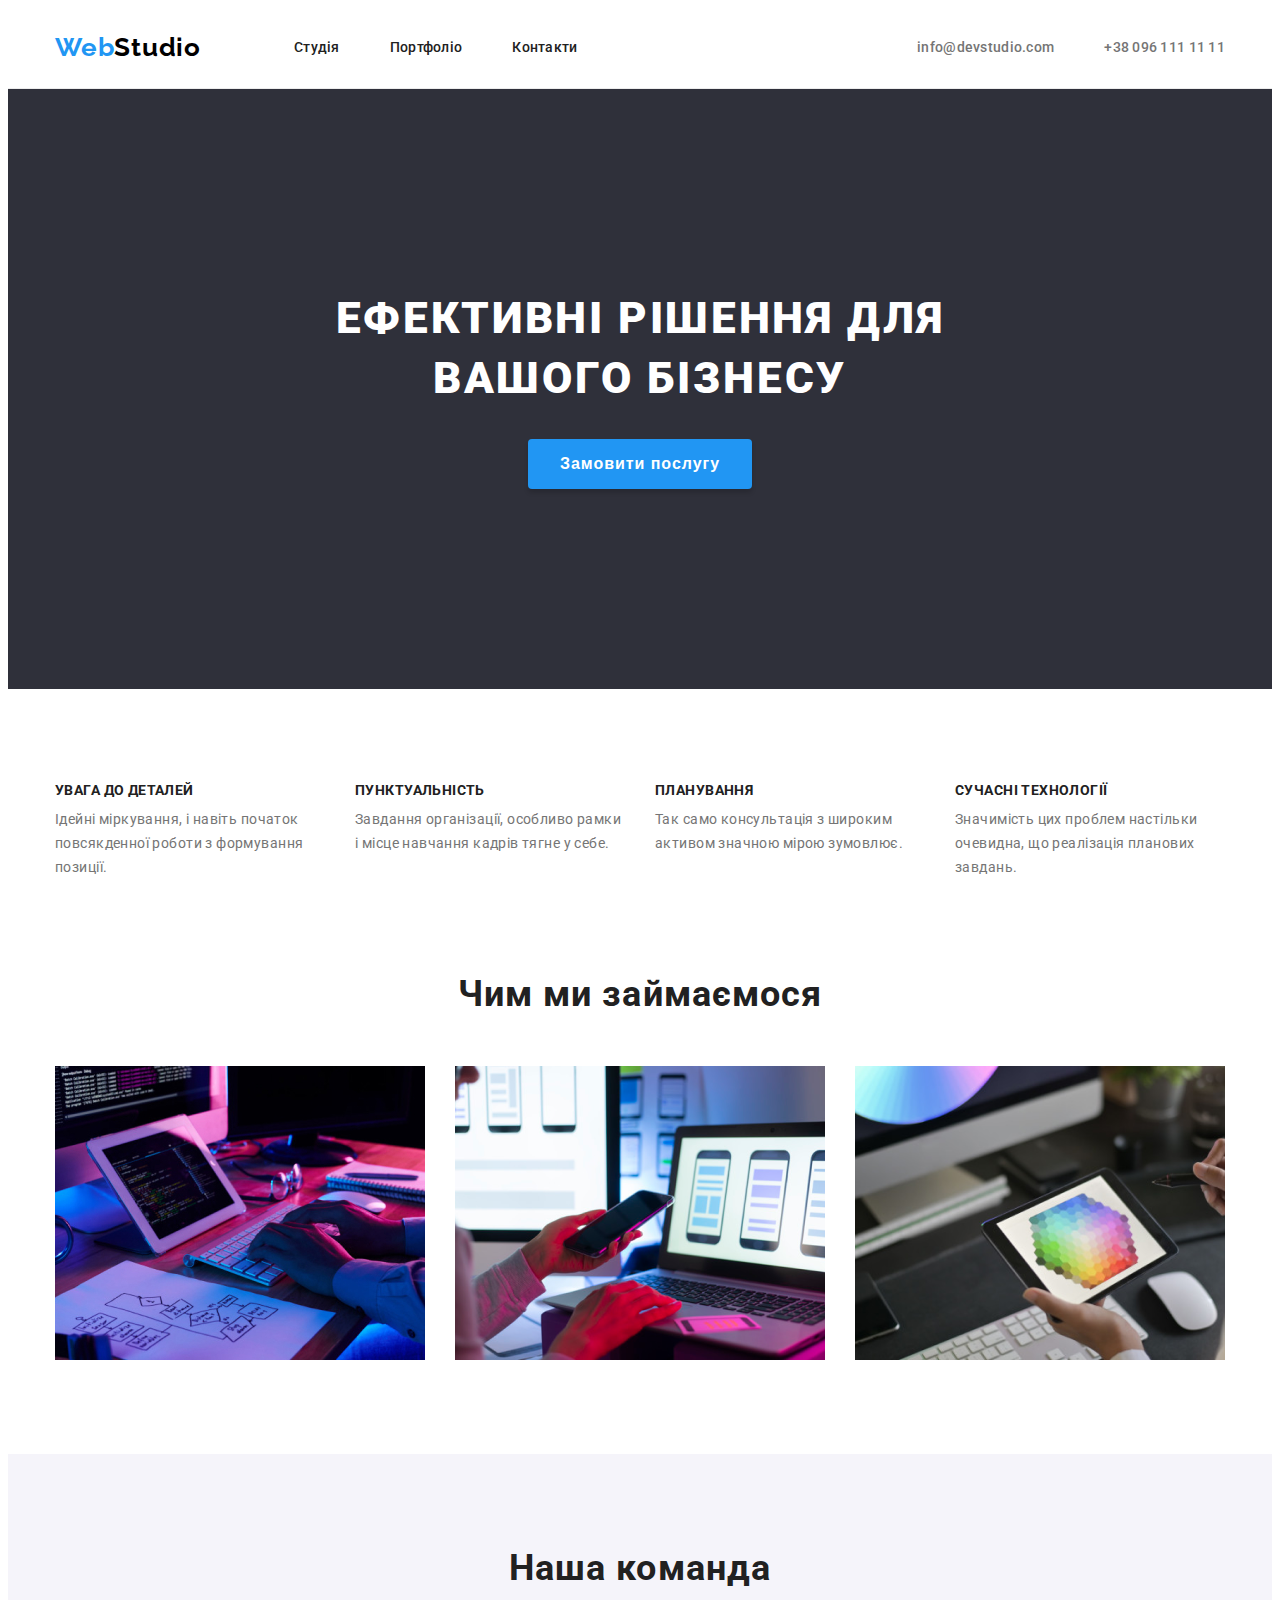
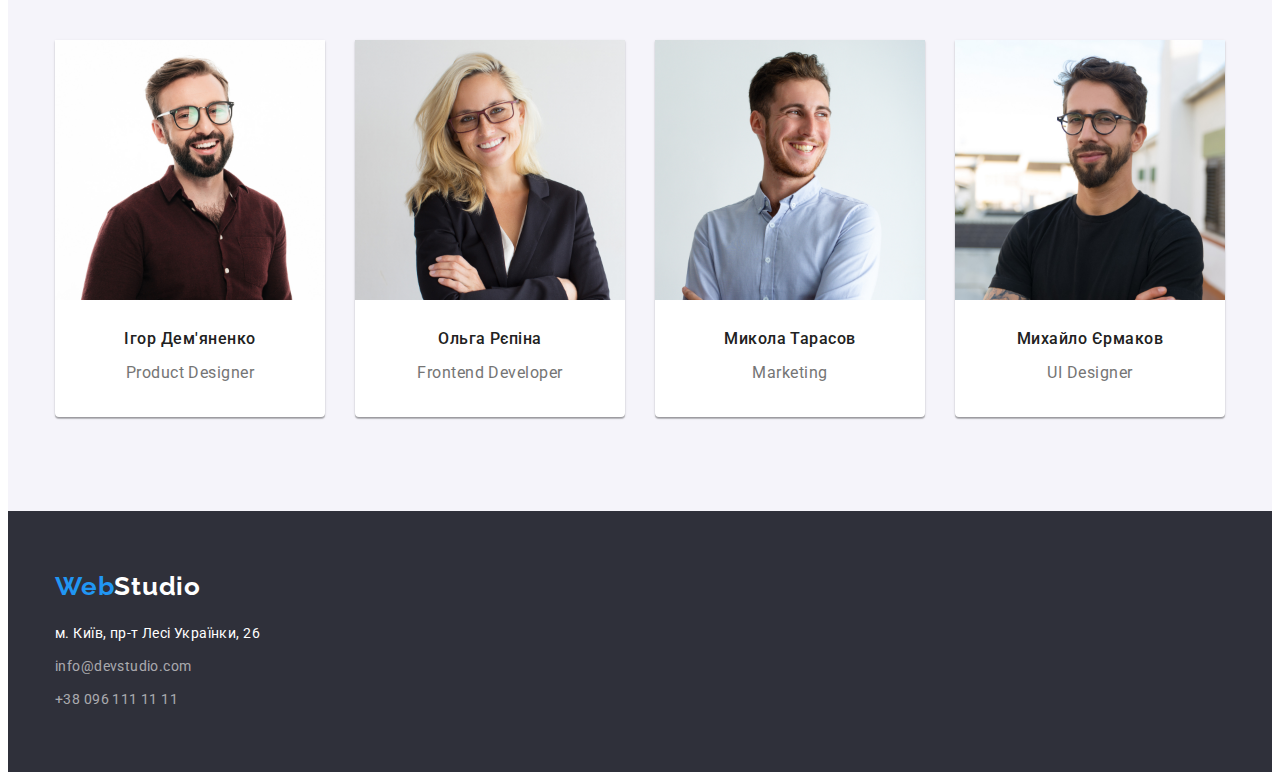
<file: index.html>
<!DOCTYPE html>
<html lang="en">
  <head>
    <meta charset="UTF-8" />
    <meta http-equiv="X-UA-Compatible" content="IE=edge" />
    <meta name="viewport" content="width=device-width, initial-scale=1.0" />
    <title>Студія</title>
    <link rel="preconnect" href="https://fonts.googleapis.com" />
    <link rel="preconnect" href="https://fonts.gstatic.com" crossorigin />
    <link href="https://fonts.googleapis.com/css2?family=Raleway:wght@700&family=Roboto:wght@400;500;700;900&display=swap" rel="stylesheet"/>
    <!-- Normalize -->
    <link rel="stylesheet" href="https://cdnjs.cloudflare.com/ajax/libs/modern-normalize/1.1.0/modern-normalize.min.css" integrity="sha512-wpPYUAdjBVSE4KJnH1VR1HeZfpl1ub8YT/NKx4PuQ5NmX2tKuGu6U/JRp5y+Y8XG2tV+wKQpNHVUX03MfMFn9Q==" crossorigin="anonymous" referrerpolicy="no-referrer"/>
    <!-- Styles  -->
    <link rel="stylesheet" href="./css/styles.css" />
  </head>
  <body>
    <!--Шапка сторінки   -->
    <header class="header">
      <div class="container header-container">
        <nav class="header-nav">
          <a class="logo-type link" href="./index.html"><span class="logo-type-one">Web</span>Studio</a>
          <ul class="header-nav-list list">
            <li class="header-nav-item link">
              <a class="header-link link " href="./index.html"> Студія</a>
            </li>
            <li class="header-nav-item link">
              <a class="header-link link" href="./portfolio.html"> Портфоліо</a>
            </li>
            <li class="header-nav-item link"><a class="header-link link" href="#"> Контакти</a></li>
          </ul>
        </nav>
        <div class="header-contact">
          <ul class="header-nav-after-list list">
            <li class="header-mail-item link">
              <a class="header-mail-link link" href="mailto:info@devstudio.com">info@devstudio.com</a>
            </li>
            <li class="header-tel-item link">
              <a class="header-mail-link link" href="tel:+380961111111"> +38 096 111 11 11</a>
            </li>
          </ul>
        </div>
      </div>
    </header>

    
    <main>
      <!-- Головний банер-->
      <section class="hero section">
        <div class="container">
          <h1 class="hero-title">Ефективні рішення для вашого бізнесу</h1>
          <button type="button" class="hero-button">Замовити послугу</button>
        </div>
      </section>
      <!-- Наші переваги-->
      <section class="feature section">
        <div class="container">
          <ul class="feature-list list">
            <li class="feature-item">
              <h3 class="feature-item-title">Увага до деталей</h3>
              <p class="featute-text">
                Ідейні міркування, і навіть початок повсякденної роботи з формування позиції.
              </p>
            </li>
            <li class="feature-item">
              <h3 class="feature-item-title">Пунктуальність</h3>
              <p class="featute-text">
                Завдання організації, особливо рамки і місце навчання кадрів тягне у себе.
              </p>
            </li>

            <li class="feature-item">
              <h3 class="feature-item-title">Планування</h3>
              <p class="featute-text">
                Так само консультація з широким активом значною мірою зумовлює.
              </p>
            </li>
            <li class="feature-item">
              <h3 class="feature-item-title">Сучасні технології</h3>
              <p class="featute-text">
                Значимість цих проблем настільки очевидна, що реалізація планових завдань.
              </p>
            </li>
          </ul>
        </div>
      </section>
      <!-- Чим ми займаємося-->
      <section class="work section">
        <div class="container">
          <h2 class="section-title">Чим ми займаємося</h2>
          <ul class="work-list">
            <li class="work-item list">
              <img
                class="work-item-img"
                src="./images/img.jpg"
                alt="На столі видно руки чоловіка, який працює за планшетним комп'ютером"
                width="370"
                height="294"
              />
            </li>
            <li class="work-item list">
              <img
                class="work-item-img"
                src="./images/img1.png"
                alt="Жінка тримає в руках смартфон і на ноутбуці відображається попередній вигляд сайту на смартфоні"
                width="370"
                height="294"/>
            </li>
            <li class="work-item list">
              <img
                class="work-item-img"
                src="./images/img2.png"
                alt="На планшеті відображаються усі кольори у вигляді шестикутника заповненого сотами"
                width="370"
                height="294"/>
            </li>
          </ul>
        </div>
      </section>
      <!-- Наша команда-->
      <section class="team section">
        <div class="container">
          <h2 class="section-title">Наша команда</h2>
          <ul class="team-list list">
            <li class="team-item">
              <img
                src="./images/img3.jpg"
                alt="Фото Ігора Дем'яненка (Product Designer)"
                width="270"
                height="260"/>
              <div class="team-wrap">
                <h3 class="team-item-title">Ігор Дем'яненко</h3>
                <p class="team-text" lang="en">Product Designer</p>
              </div>
            </li>
            <li class="team-item">
              <img
                src="./images/img4.jpg"
                alt="Фото Ольги Рєпіної (Frontend Developer) "
                width="270"
                height="260"/>
              <div class="team-wrap">
                <h3 class="team-item-title">Ольга Рєпіна</h3>
                <p class="team-text" lang="en">Frontend Developer</p>
              </div>
            </li>
            <li class="team-item">
              <img
                src="./images/img5.jpg"
                alt="Фото Миколи Тарасова (Marketing)"
                width="270"
                height="260"/>
              <div class="team-wrap">
                <h3 class="team-item-title">Микола Тарасов</h3>
                <p class="team-text" lang="en">Marketing</p>
              </div>
            </li>
            <li class="team-item">
              <img
                src="./images/img6.jpg"
                alt="Фото Михайла Єрмакова (UI Designer)"
                width="270"
                height="260"/>
              <div class="team-wrap">
                <h3 class="team-item-title">Михайло Єрмаков</h3>
                <p class="team-text" lang="en">UI Designer</p>
              </div>
            </li>
          </ul>
        </div>
      </section>
    </main>
    <!-- Підвал сторінки -->
    <footer class="footer">
      <div class="container">
        <a class="footer-logo link" href="./index.html">
          <span class="footer-logo-one">Web</span>Studio</a>
        <address class="footer-adress">
          <ul class="footer-list">
            <li class="footer-item list">
              <a
                class="footer-item-link link"
                href="https://goo.gl/maps/CPtrU1FHBa2aNyZL9"Building target="_blank"
                rel="noopener noreferrer nofollow">
                м. Київ, пр-т Лесі Українки, 26</a>
            </li>
            <li class="footer-item list">
              <a class="footer-mail-link link" href="mailto:info@devstudio.com">
                info@devstudio.com
              </a>
            </li>
            <li class="footer-item list">
              <a class="footer-tel-link link" href="tel:+380961111111"> +38 096 111 11 11</a>
            </li>
          </ul>
        </address>
      </div>
    </footer>
  </body>
</html>
</file>
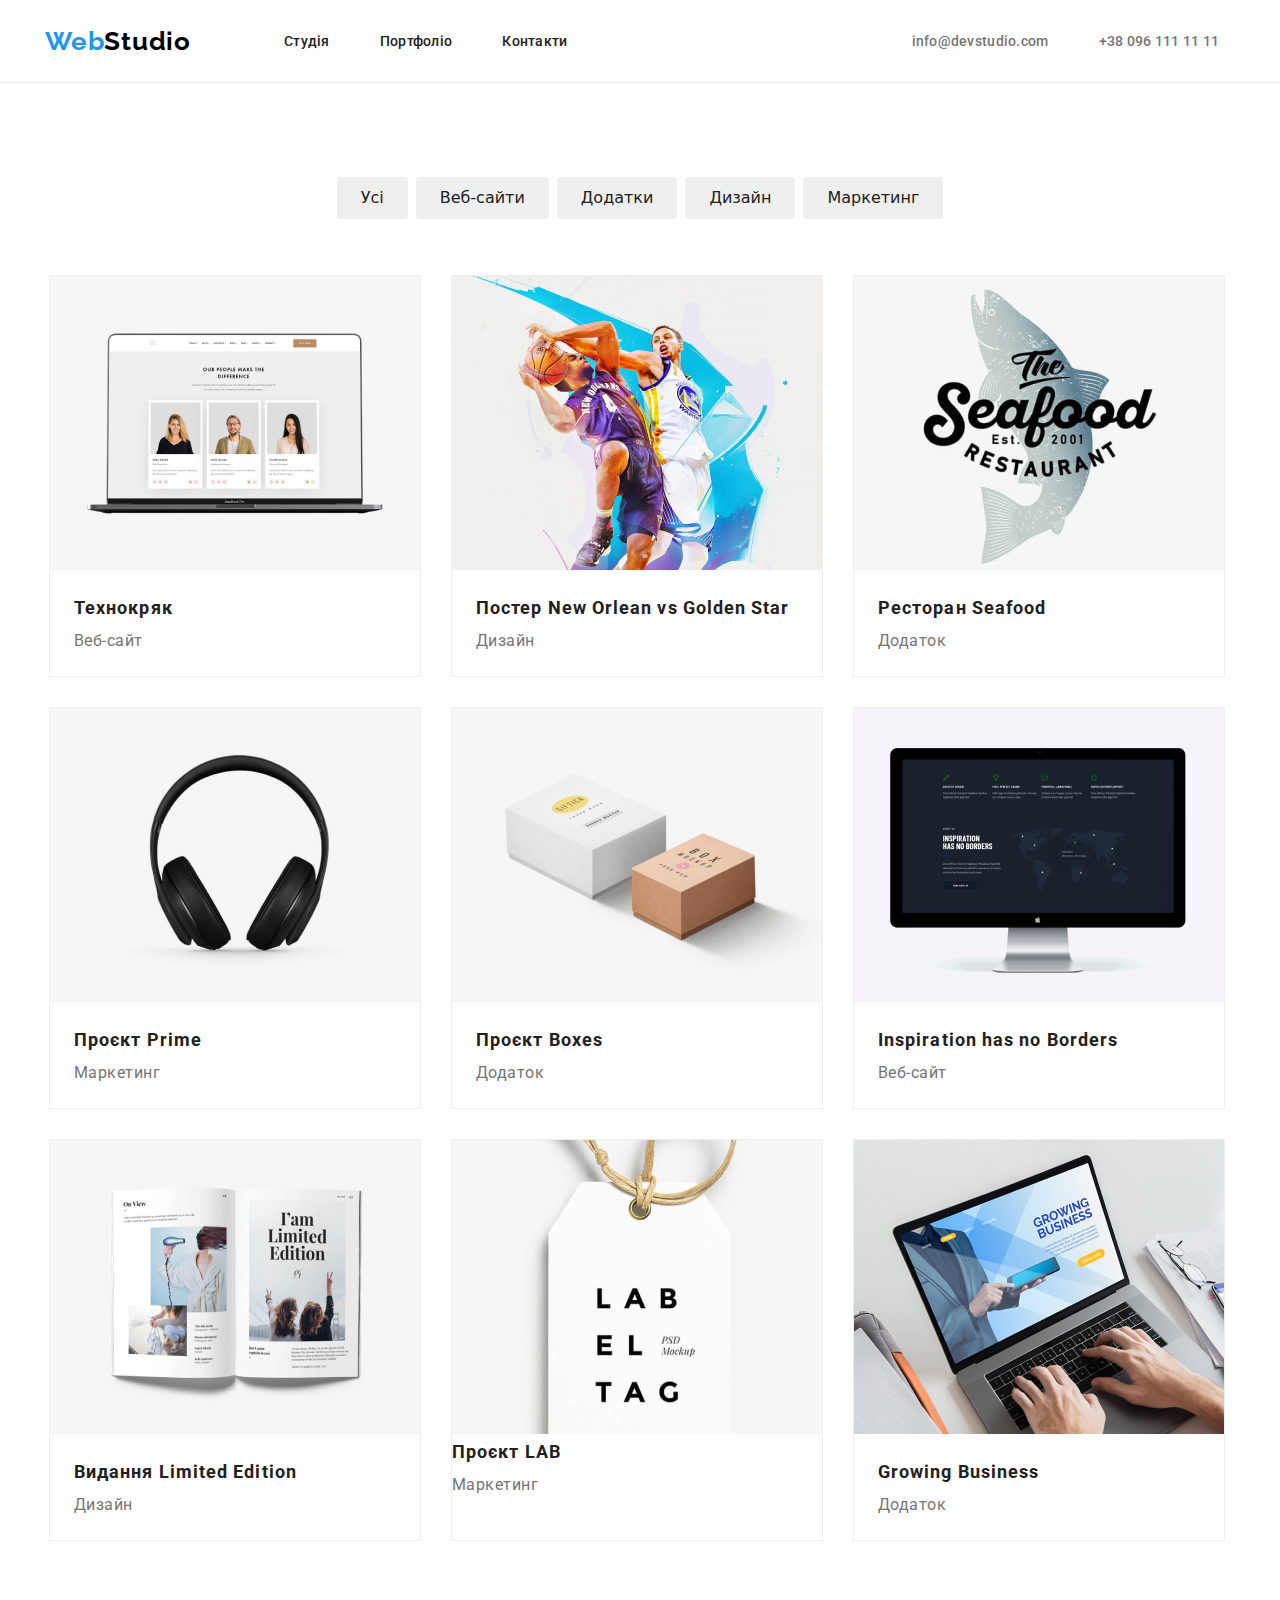
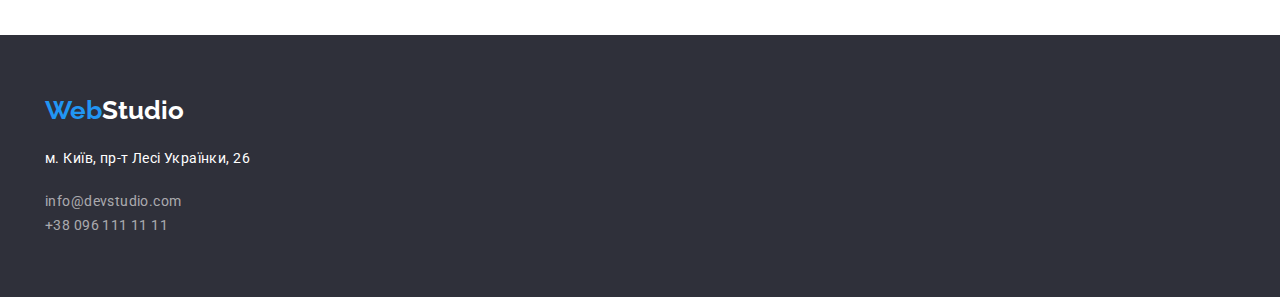
<file: portfolio.html>
<!DOCTYPE html>
<html lang="en">

<head>
    <meta charset="UTF-8">
    <meta http-equiv="X-UA-Compatible" content="IE=edge">
    <meta name="viewport" content="width=device-width, initial-scale=1.0">
   <!-- Css -->
    <link rel="stylesheet" href="./css/portfolio.css">
    <!-- normalize -->
    <link rel="stylesheet" href="https://cdnjs.cloudflare.com/ajax/libs/modern-normalize/1.1.0/modern-normalize.css" integrity="sha512-Y0MM+V6ymRKN2zStTqzQ227DWhhp4Mzdo6gnlRnuaNCbc+YN/ZH0sBCLTM4M0oSy9c9VKiCvd4Jk44aCLrNS5Q==" crossorigin="anonymous" referrerpolicy="no-referrer" />
    <!-- fonts -->
    <link rel="preconnect" href="https://fonts.googleapis.com">
    <link rel="preconnect" href="https://fonts.gstatic.com" crossorigin>
    <link href="https://fonts.googleapis.com/css2?family=Raleway:wght@700&family=Roboto:wght@400;500;700;900&display=swap"
    rel="stylesheet">
    <title>Портфоліо</title>
</head>
<body>
    <!--Шапка сторінки-->
    <header class="header">
        <div class="header-container container">
            <a class="header-logo-web" href="./portfolio.html">Web<span class="header-logo-studio">Studio</span></a>
            <nav class="header-nav">
                    <ul class="header-list">
                        <li class="link-nav"><a href="./index.html">Студія</a></li>
                        <li class="link-nav"><a href="./portfolio.html">Портфоліо</a></li>
                        <li class="link-nav"><a href="#">Контакти</a></li>
                    </ul>
                    <div class="header-group">
                        <ul class="header-amail">
                            <li>
                              <a class="link-amail"  href="mailto:info@devstudio.com">info@devstudio.com</a>
                            </li>
                            <li>
                                <a class="link-tel" href="tel:+380961111111">+38 096 111 11 11</a>
                            </li>
                        </ul>
                    </div>
            </nav>
        </div>
        

    </header>
    <!--Секція 1 , кнопки-->
    <main class="main-buttons">
        <section class="section-btm-title">
            <div class="buttons-container container ">
                <ul class="buttons">
                    <li>
                        <button class="button" type="button">Усі</button>
                    </li>
                    <li>
                        <button class="button" type="button">Веб-сайти</button>
                    </li>
                    <li>
                        <button class="button" type="button">Додатки</button>
                    </li>
                    <li>
                        <button class="button" type="button">Дизайн</button>
                    </li>
                    <li>
                        <button class="button" type="button">Маркетинг</button>
                    </li>
                </ul>
            </div>
            <!-- Секція 2 ,фото-->
    
            <div class="container-photo container">
                <ul class="photo">
                    <li>
                        <img src="./images/img.number1.jpg" alt="Зразок фото" width="370" height="294">
                        <div class="main-title-p">
                            <h3 class="main-title"> Технокряк</h3>
                            <p class="main-p"> Веб-сайт</p>
                        </div> 
                    </li>
                    <li>
                        <img src="./images/img.number2.jpg" alt="Зразок фото" width="370" height="294">
                        <div class="main-title-p">
                            <h3 class="main-title"> Постер New Orlean vs Golden Star</h3>
                            <p class="main-p"> Дизайн</p>
                        </div>
                    </li>
                    <li>
                        <img src="./images/img.number3.jpg" alt="Зразок фото" width="370" height="294">
                        <div class="main-title-p">
                            <h3 class="main-title">Ресторан Seafood</h3>
                            <p class="main-p">Додаток</p>
                        </div>
                    </li>
                    <li>
                        <img src="./images/img.number4.jpg" alt="Зразок фото" width="370" height="294">
                        <div class="main-title-p">
                            <h3 class="main-title">Проєкт Prime</h3>
                            <p class="main-p">Маркетинг</p>
                        </div>
                    </li>
                    <li>
                        <img src="./images/img.number5.jpg" alt="Зразок фото" width="370" height="294">
                        <div class="main-title-p">
                            <h3 class="main-title">Проєкт Boxes</h3>
                            <p class="main-p">Додаток</p>
                        </div>
                    </li>
                    <li>
                        <img src="./images/img.number6.jpg" alt="Зразок фото" width="370" height="294">
                        <div class="main-title-p">
                            <h3 class="main-title">Inspiration has no Borders</h3>
                            <p class="main-p">Веб-сайт</p>
                        </div>
                    </li>
                    <li>
                        <img src="./images/img.number7.jpg" alt="Зразок фото" width="370" height="294">
                        <div class="main-title-p">
                            <h3 class="main-title">Видання Limited Edition</h3>
                            <p class="main-p">Дизайн</p>
                        </div>
                    </li>
                    <li>
                        <img src="./images/img.number8.jpg" alt="Зразок фото" width="370" height="294">
                        <div>
                            <h3 class="main-title">Проєкт LAB</h3>
                            <p class="main-p">Маркетинг</p>
                        </div>
                    </li>
                    <li>
                        <img src="./images/img.number9.jpg" alt="Зразок фото" width="370" height="294">
                        <div class="main-title-p">
                            <h3 class="main-title">Growing Business</h3>
                            <p class="main-p">Додаток</p>
                        </div>
                    </li>
                </ul>
            </div>
        </section>
        
    </main>
    <!-- Підвал сторінки-->
    <footer class="footers">
        <div class="footer-container container">
            <div class="section-logo">
                <a class="footer-web" href="./portfolio.html">Web<span class="footer-studio">Studio</span></a>
            </div>
            <address class="footer-address">
                <p class="address-p">м. Київ, пр-т Лесі Українки, 26</p><br>
                <a class="address-mail" href="mailto:info@devstudio.com">info@devstudio.com</a><br>
                <a class="address-tel" href="tel:+380961111111">+38 096 111 11 11</a><br>
            </address>
        </div>
    </footer>
</body>

</html>
</file>
<file: css/styles.css>
/* color */
/* основний колір тексту  #757575;*/
/* допоміжний колір тексту #212121*/
/* акцент bgc : #2F303A*/
/* акцент тексту #2196F3; */
/* основний колір фону  #FFFFFF */
/* допоміжний колір фону #F5F4FA */
/* rgba(255, 255, 255, 0.6); */

html {
    box-sizing: border-box;
  }
  *,
  *::before,
  *::after {
    box-sizing: inherit;
  }
  
  :root {
    --primary-background-color: #ffffff;
    --second-backgraund-color: #f5f4fa;
    --accent-bgc: #2f303a;
    --primary-text: #757575;
    --second-text-color: #212121;
    --accent-text-color: #2196f3;
    --text-black: #000000;
    --link-color: rgba(255, 255, 255, 0.6);
    --list-color: #eeeeee;
    --btn-shadow: rgba(0, 0, 0, 0.15);
    --header-linr: #ececec;
  }
  p,
  h1,
  h2,
  h3,
  h4,
  h5,
  h6 {
    margin: 0;
  }
  ul {
    margin: 0;
    padding-left: 0;
  }
  button {
    cursor: pointer;
  }
  address {
    font-style: normal;
  }
  
  img {
    display: block;
    max-width: 100%;
    height: auto;
  }
  body {
    font-family: 'Roboto', sans-serif;
    background: var(--primary-background-color);
    font-size: 14px;
    color: var(--second-text-color);
  }
  
  .link {
    text-decoration: none;
  }
  .list {
    list-style: none;
  }
  .container {
    width: 1200px;
    margin-left: auto;
    margin-right: auto;
    padding-left: 15px;
    padding-right: 15px;
    /* outline: 2px solid red; */
  }
  
  section {
    padding-top: 94px;
    padding-bottom: 94px;
  }
  
  /* ------- HEADER---------- */
  .header {
    background: var(--primary-background-color);
    padding-top: 24px;
    padding-bottom: 25px;
    border-bottom-width: 1px;
    border-bottom-style: solid;
    border-bottom-color: var(--header-linr);
  }
  .header-nav-list {
    display: flex;
    gap: 50px;
  }
  .header-nav {
    display: flex;
    align-items: center;
  }
  .header-contact {
    display: flex;
    margin-left: auto;
    gap: 50px;
  }
  
  .header-container {
    display: flex;
  }
  .header-nav-after-list {
    display: flex;
    align-items: center;
    gap: 50px;
  }
  .logo-type-one {
    color: var(--accent-text-color);
  }
  .logo-type {
    margin-right: 93px;
  }
  .logo-type {
    font-family: 'Raleway', sans-serif;
    font-weight: 700;
    font-size: 26px;
    line-height: 1.19;
    letter-spacing: 0.03em;
    color: var(--text-black);
  }
  .header-nav-list .link.current {
    color: var(--accent-text-color);
  }
  .header-link {
    font-weight: 500;
    line-height: 1.14;
    letter-spacing: 0.02em;
    color: var(--second-text-color);
  }
  .header-link:hover,
  .header-link:focus,
  .header-mail-link:hover,
  .header-mail-link:focus {
    color: var(--accent-text-color);
  }
  
  .header-mail-link,
  .header-tel-link {
    font-weight: 500;
    line-height: 1.14;
    letter-spacing: 0.02em;
    color: var(--primary-text);
  }
  
  /* --------MAIN------------ */
  
  /* --------hero--------- */
  .hero {
    background: var(--accent-bgc);
    margin-top: 0;
    padding-top: 200px;
    padding-bottom: 200px;
  }
  .hero-title {
    font-weight: 900;
    font-size: 44px;
    line-height: 1.36;
    text-align: center;
    letter-spacing: 0.06em;
    text-transform: uppercase;
    color: var(--primary-background-color);
    width: 698px;
    text-align: center;
    margin: 0 auto;
    margin-bottom: 30px;
  }
  
  .hero-button {
    border: none;
    min-width: 216px;
    padding: 10px 32px;
    font-weight: 700;
    font-size: 16px;
    line-height: 1.87;
    display: flex;
    align-items: center;
    text-align: center;
    letter-spacing: 0.06em;
    color: var(--primary-background-color);
    background: var(--accent-text-color);
    box-shadow: 0px 4px 4px var(--btn-shadow);
    border-radius: 4px;
    margin: 0 auto;
    display: block;
  }
  .hero-button:hover,
  .hero-button:focus {
    background-color: #177ccf;
    box-shadow: 0px 4px 4px var(--btn-shadow);
    border-radius: 4px;
    cursor: pointer;
  } 
  .feature-item-title {
    font-size: inherit;
    line-height: 1.14;
    letter-spacing: 0.03em;
    text-transform: uppercase;
    margin-bottom: 10px;
  }
  .feature-list,
  .work-list,
  .team-list {
    display: flex;
    gap: 30px;
  }
  .featute-text {
    line-height: 1.71;
    letter-spacing: 0.03em;
    color: var(--primary-text);
  }
  .work {
    padding-top: 0;
  }
  .feature-item {
    width: calc((100% - 90px) / 4);
  }
  /* ------------WORK------------- */
  
  .section-title {
    font-size: 36px;
    line-height: 1.16;
    text-align: center;
    letter-spacing: 0.03em;
    margin-bottom: 50px;
  }
  /* -------------TEAM--------------- */
  .team {
    background: var(--second-backgraund-color);
  }
  
  .team-item {
    background: var(--primary-background-color);
    box-shadow: 0px 1px 3px rgba(0, 0, 0, 0.12), 0px 1px 1px rgba(0, 0, 0, 0.14),
      0px 2px 1px rgba(0, 0, 0, 0.2);
    border-radius: 0px 0px 4px 4px;
  }
  
  .team-item-title {
    font-weight: 500;
    font-size: 16px;
    line-height: 1.18;
    text-align: center;
    letter-spacing: 0.03em;
    margin-bottom: 10px;
  }
  
  .team-text {
    font-size: 16px;
    line-height: 1.8;
    text-align: center;
    letter-spacing: 0.03em;
    color: var(--primary-text);
  }
  .team-wrap {
    padding-top: 30px;
    padding-bottom: 30px;
  }
  /*  -------FOOTER---------- */
  .footer {
    background: var(--accent-bgc);
    padding-top: 60px;
    padding-bottom: 60px;
  }
  
  .footer-logo {
    font-family: 'Raleway', sans-serif;
    font-style: normal;
    font-weight: 700;
    font-size: 26px;
    line-height: 1.19;
    letter-spacing: 0.03em;
    color: var(--primary-background-color);
    display: inline-block;
    margin-bottom: 20px;
  }
  .footer-logo-one {
    color: var(--accent-text-color);
  }
  .footer-item:not(:last-child) {
    font-style: normal;
    margin-bottom: 9px;
  }
  .footer-item-link {
    line-height: 1.7;
    letter-spacing: 0.03em;
    color: var(--primary-background-color);
  }
  
  .footer-mail-link,
  .footer-tel-link {
    line-height: 1.71;
    letter-spacing: 0.03em;
    color: var(--link-color);
  }
  
  .footer-tel-link:hover,
  .footer-tel-link:focus,
  .footer-mail-link:hover,
  .footer-mail-link:focus {
    color: var(--accent-text-color);
  }
  .adress-title {
    line-height: 1.71;
    letter-spacing: 0.03em;
    color: var(--primary-background-color);
  }




   /* ------Portfolio-Filter------ */
  
   .filter-list {
    margin-bottom: 50px;
    display: flex;
    display: inline block;
    justify-content: center;
    gap: 8px;
  }
  .filter-btn {
    font-size: inherit;
    font-weight: 500;
    font-size: 16px;
    line-height: 1.62;
    text-align: center;
    letter-spacing: 0.03em;
    color: var(--second-text-color);
    background: var(--second-backgraund-color);
    border-radius: 4px;
    border: 4px solid transparent;
    min-width: 73px;
    padding: 6px 25px;
  }
  .filter-btn:hover,
  .filter-btn:hover {
    color: var(--primary-background-color);
    background: var(--accent-text-color);
    box-shadow: 0px 3px 1px rgba(0, 0, 0, 0.1), 0px 1px 2px rgba(0, 0, 0, 0.08),
      0px 2px 2px rgba(0, 0, 0, 0.12);
    border-radius: 4px;
    cursor: pointer;
  }
  
  /* ------------GALLERY------------- */
  .gallery-list a {
    text-decoration: none;
  }
  .gallery-wrap {
    padding-top: 20px;
    padding-bottom: 20px;
    padding-left: 24px;
    padding-right: 24px;
  }
  .title {
    min-width: 322px;
    margin-bottom: 4px;
  }
  .gallery-list .title {
    font-size: 18px;
    line-height: 2;
    letter-spacing: 0.06em;
    color: var(--second-text-color);
  }
  .gallery-list p {
    font-size: 16px;
    line-height: 1.87;
    letter-spacing: 0.03em;
    color: var(--primary-text);
  }
  .gallery-item {
    background: var(--primary-background-color);
    border: 1px solid var(--list-color);
  }
  .gallery-list {
    display: flex;
    flex-wrap: wrap;
    gap: 30px;
  }
  .gallery-item {
    width: calc((100% - 60px) / 3);
  }
</file>
<file: css/portfolio.css>
/* Головний колір сайту #F5F5F5; */
/* Додатковий колір сайту  #2F303A */
/* Колір кнопки #2196F3 */

:root{
    --first-font:'Raleway';
    --second-font:'Roboto', sans-serif;
    --accent-color:#FFFFFF;
    --link-hover-color:#2196F3;
}
body {
    background-color:var(--accent-color);
    font-family: var(--second-font);
}
/* reset start */
h1,
h2,
h3,
h4,
h5,
h6,
p{
    margin: 0;
}
ul {
    list-style: none;
    margin: 0;
    padding: 0;
}
a{
    text-decoration: none;
    color: currentColor;
}
img{
    display: block;
}
/* reset and */
.container{
    width: 1220px;
    margin: 0 auto;
    padding: 0 15px;

}

/*Header*/
.header{
    border-bottom: 1px solid #ECECEC;
}
.header-container{
    display: flex;
    align-items:center;
}
.header-nav {
    display: flex;
    align-items: center;
    margin-left: 93px;
    margin-top: 32px;
    margin-bottom: 32px;
}
.header-list {
    display: flex;
    align-items: center;
    gap: 50px;
}
.header-amail{
    display: flex;
    margin-left:344px;
    gap: 50px;
}
.header-list,.header-amail:not(:last-child){
    margin: 0;
}
.header-logo-web{
    font-family: var(--first-font);
    font-weight: 700;
    font-size: 26px;
    line-height: calc(31 /26);
    letter-spacing: 0.03em;
    color: #2196F3; 
}
.header-logo-studio{
    font-family: var(--first-font);
    font-weight: 700;
    font-size: 26px;
    line-height: calc(31 /26);
    letter-spacing: 0.03em;
    color: black;
}
.link-nav a{
    font-family: var(--second-font);
    font-weight: 500;
    font-size: 14px;
    line-height: calc(16 /14);
    letter-spacing: 0.02em;
    color: #212121;
}
.link-nav a:hover,.link-nav a:focus{
    color: var(--link-hover-color);
}
.link-amail {
    font-family: var(--second-font);
    font-weight: 500;
    font-size: 14px;
    line-height: calc(16 /14);
    letter-spacing: 0.02em;
    color: #757575;
}
.link-tel{
    font-family: var(--second-font);
    font-weight: 500;
    font-size: 14px;
    line-height: calc(16 /14);
    letter-spacing: 0.02em;
    color: #757575;
}
.link-amail:hover,
.link-tel:hover,
.link-amail:focus,
.link-tel:focus{
    color: var(--link-hover-color);
}
/*Main,buttons*/
.buttons-container{
    margin-bottom: 50px;
    align-items: center;
}
.buttons{
    display: flex;
    gap: 8px;
    justify-content: center;
    margin-bottom: 56px;
    

}
.photo{
    display: flex;
    flex-wrap: wrap;
    padding: 0 4px;
    gap: 30px;
}
.photo li{
    border: 1px solid #EEEEEE;
}
.section-btm-title{
    background-color:var(--accent-color);
    padding-top: 94px;
    padding-bottom: 94px;
}
.button{
    font-family: inherit;
    font-weight: 500;
    font-size: 16px;
    line-height: calc(26 /16);
    color: #212121;
    cursor: pointer;
      padding-top: 6px;
      padding-bottom: 6px;
      padding-right: 22px;
      padding-left: 22px;
    text-align: center;
    border-color: transparent;
    border-radius: 4px
}

.button:hover,.button:focus{
    color: var(--accent-color);
    background-color: var(--accent-color);
    background: var(--link-hover-color);
    box-shadow: 0px 3px 1px rgba(0, 0, 0, 0.1), 0px 1px 2px rgba(0, 0, 0, 0.08), 0px 2px 2px rgba(0, 0, 0, 0.12);
    border-radius: 4px;  
}
.main-title{
    font-family: var(--second-font);
    font-weight: 700;
    font-size: 18px;
    line-height: calc(36 /18);
    letter-spacing: 0.06em;
    color: #212121;
}
.main-title-p{
    padding-left:24px;
    padding-right:24px ;
    padding-bottom:20px;
    padding-top:20px;
}

.main-p{
    font-family: var(--second-font);
    font-weight: 400;
    font-size: 16px;
    line-height: calc(30 /16);
    letter-spacing: 0.03em;

    color: #757575; 
}
/*footer*/
.footers{
    background: #2F303A;
}
.footer-web{
    font-family: var(--first-font);
    font-weight: 700;
    font-size: 26px;
    line-height: calc(31 /26);
    color:#2196F3;
}
.footer-studio{
    font-family: var(--first-font);
    font-weight: 700;
    font-size: 26px;
    line-height: calc(31 /26);
    color:var(--accent-color);
}
.address-p{
    font-family: var(--second-font);
    font-weight: 400;
    font-style: normal;
    font-size: 14px;
    line-height: calc(24 /14);
    letter-spacing: 0.03em; 
    color: var(--accent-color);
}
.address-mail,.address-tel{
    font-family: var(--second-font);
    font-style: normal;
    font-weight: 400;
    font-size: 14px;
    line-height: calc(24 /14);
    letter-spacing: 0.03em;
    color: rgba(255, 255, 255, 0.6);
}
.address-mail:hover,
.address-tel:hover,
.address-mail:focus,
.address-tel:focus{
    color: var(--link-hover-color);
}
.section-logo{
    padding-top: 60px;
}
 .address-p{
    margin-top: 20px;
 }
.footer-address{
    padding-bottom: 60px;
}
</file>
